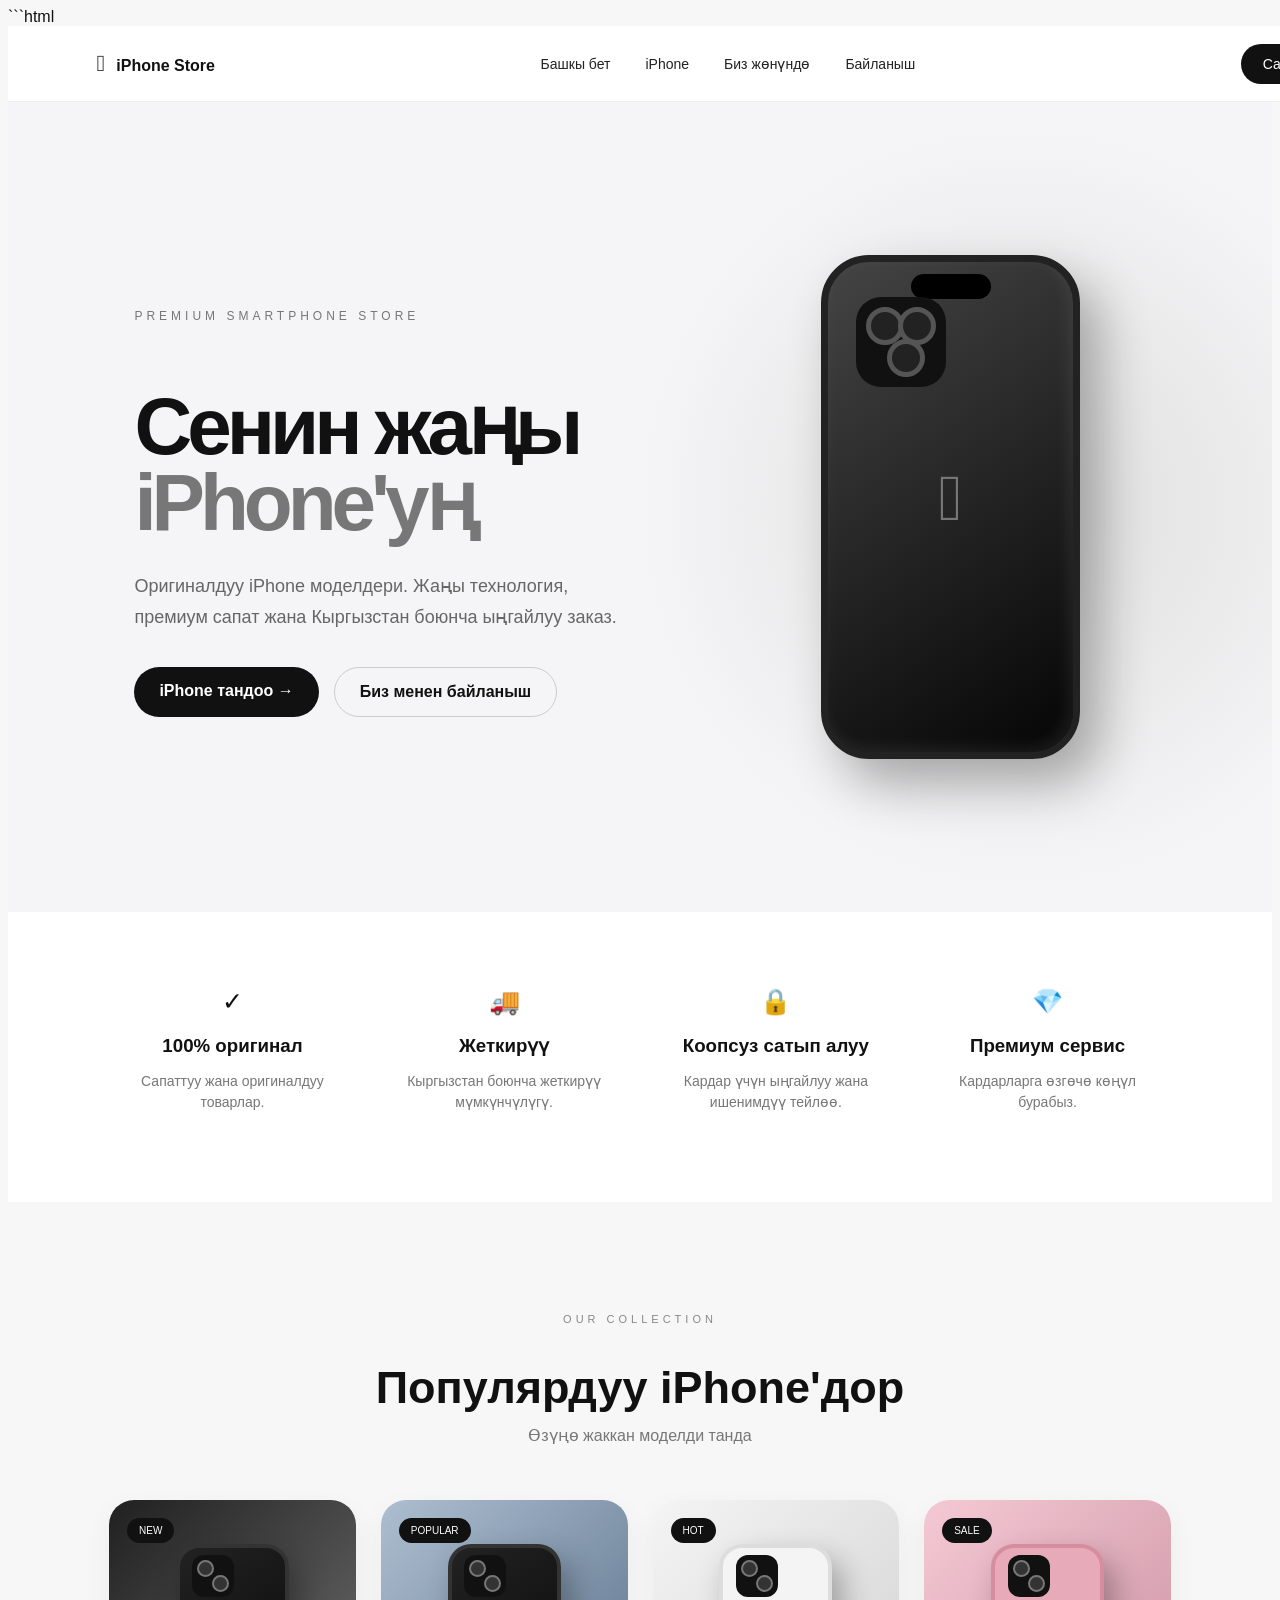
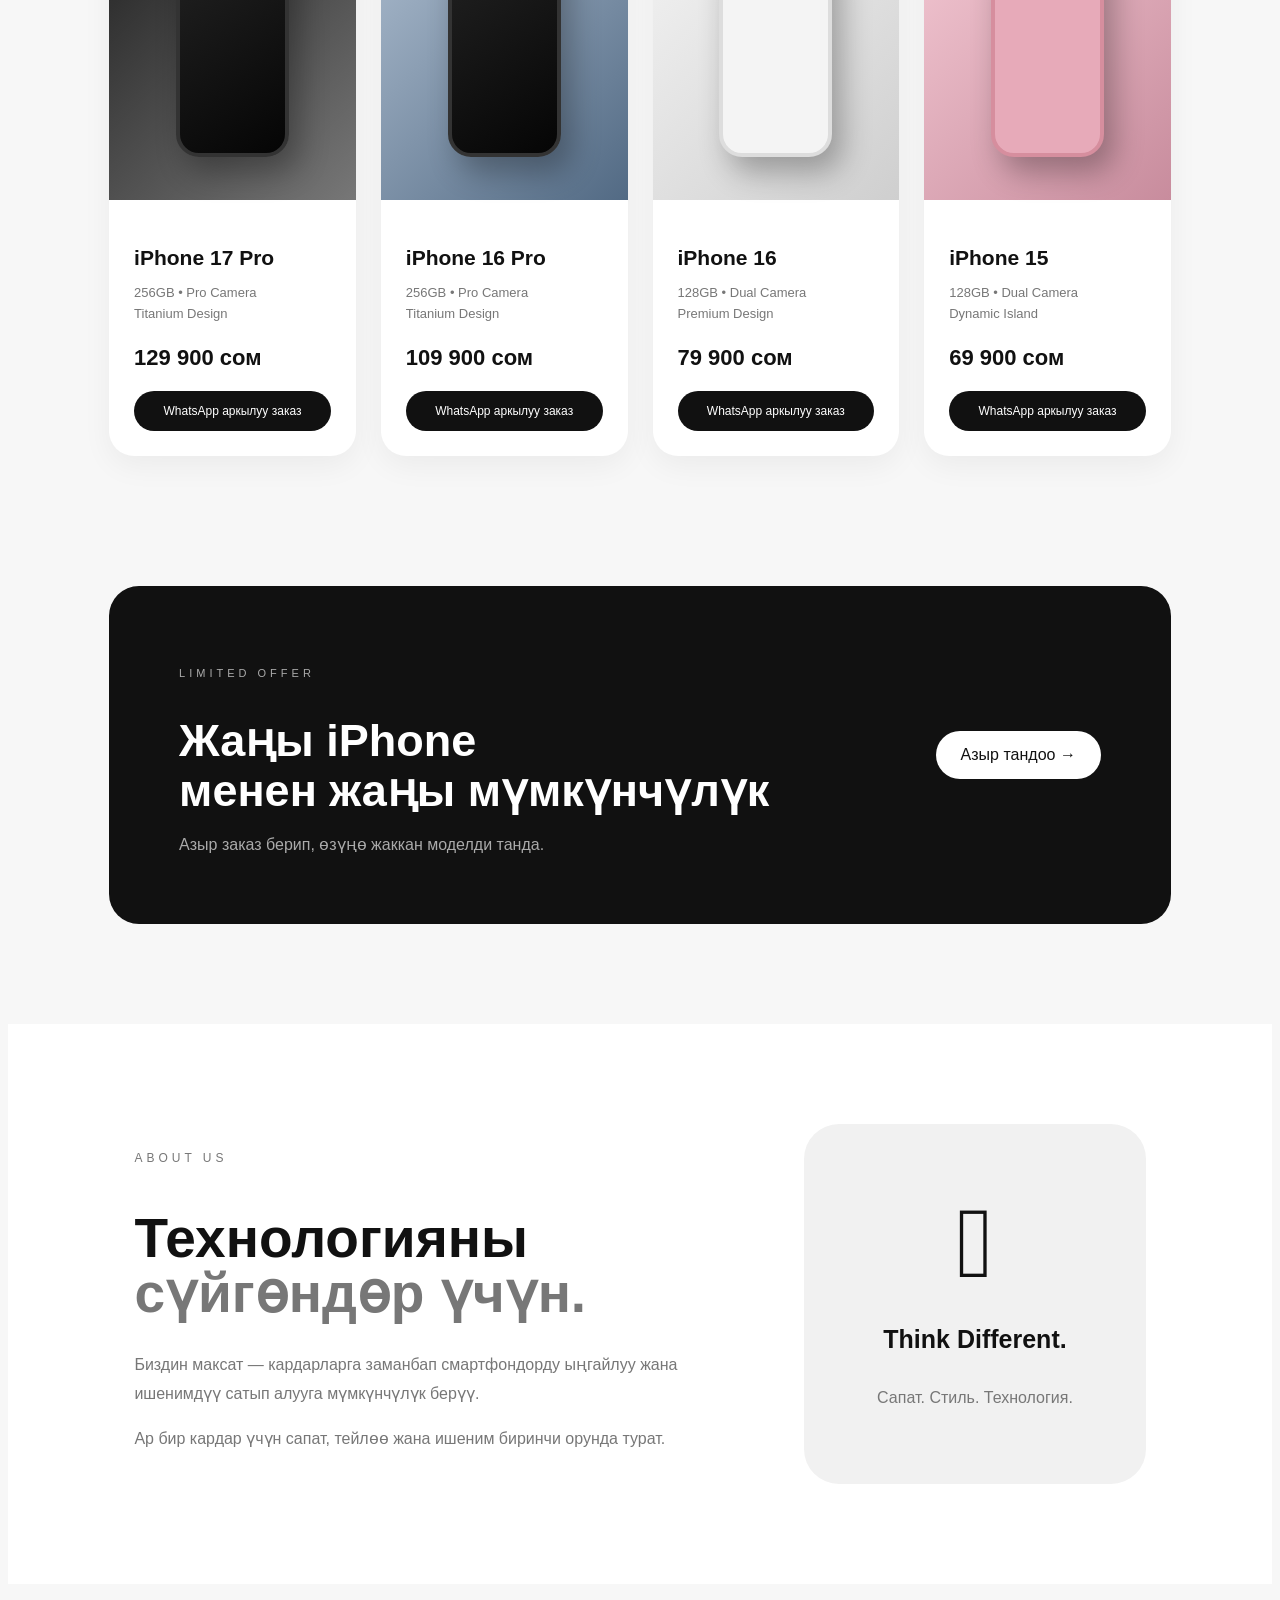
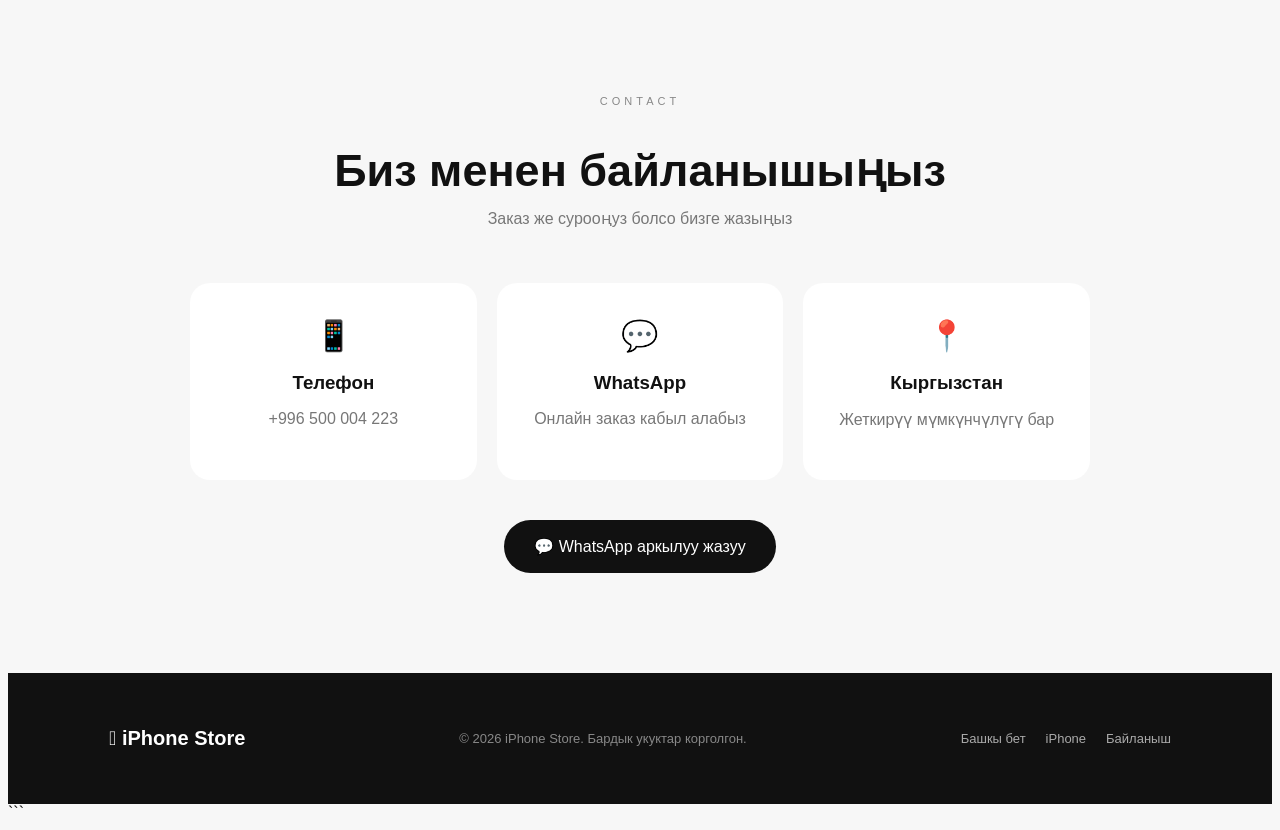
<file: index.html>
<!DOCTYPE html>
<html lang="en">
<head>
    <meta charset="UTF-8">
    <meta name="viewport" content="width=device-width, initial-scale=1.0">
    <title>Document</title>
</head>
<body>
    ```html
<!DOCTYPE html>
<html lang="ky">
<head>
    <meta charset="UTF-8">
    <meta name="viewport" content="width=device-width, initial-scale=1.0">
    <title>iPhone Store | Кыргызстан</title>

    <link rel="stylesheet" href="style.css">
</head>

<body>

    <!-- HEADER -->
    <header class="header">
        <div class="logo">
             <span>iPhone Store</span>
        </div>

        <nav>
            <a href="#home">Башкы бет</a>
            <a href="#products">iPhone</a>
            <a href="#about">Биз жөнүндө</a>
            <a href="#contact">Байланыш</a>
        </nav>

        <a class="header-btn" href="#products">Сатып алуу</a>
    </header>


    <!-- HERO -->
    <section class="hero" id="home">

        <div class="hero-text">
            <p class="small-title">PREMIUM SMARTPHONE STORE</p>

            <h1>
                Сенин жаңы<br>
                <span>iPhone'уң</span>
            </h1>

            <p class="description">
                Оригиналдуу iPhone моделдери.
                Жаңы технология, премиум сапат жана
                Кыргызстан боюнча ыңгайлуу заказ.
            </p>

            <div class="hero-buttons">
                <a href="#products" class="main-btn">
                    iPhone тандоо →
                </a>

                <a href="#contact" class="second-btn">
                    Биз менен байланыш
                </a>
            </div>
        </div>

        <div class="hero-phone">
            <div class="phone">
                <div class="camera">
                    <span></span>
                    <span></span>
                    <span></span>
                </div>

                <div class="apple"></div>
            </div>
        </div>

    </section>


    <!-- ADVANTAGES -->
    <section class="advantages">

        <div class="advantage">
            <div class="icon">✓</div>
            <h3>100% оригинал</h3>
            <p>Сапаттуу жана оригиналдуу товарлар.</p>
        </div>

        <div class="advantage">
            <div class="icon">🚚</div>
            <h3>Жеткирүү</h3>
            <p>Кыргызстан боюнча жеткирүү мүмкүнчүлүгү.</p>
        </div>

        <div class="advantage">
            <div class="icon">🔒</div>
            <h3>Коопсуз сатып алуу</h3>
            <p>Кардар үчүн ыңгайлуу жана ишенимдүү тейлөө.</p>
        </div>

        <div class="advantage">
            <div class="icon">💎</div>
            <h3>Премиум сервис</h3>
            <p>Кардарларга өзгөчө көңүл бурабыз.</p>
        </div>

    </section>


    <!-- PRODUCTS -->
    <section class="products-section" id="products">

        <div class="section-title">
            <p>OUR COLLECTION</p>
            <h2>Популярдуу iPhone'дор</h2>
            <span>Өзүңө жаккан моделди танда</span>
        </div>


        <div class="products">

            <!-- PRODUCT 1 -->
            <div class="product-card">

                <div class="sale">NEW</div>

                <div class="product-image iphone-black">
                    <div class="product-camera"></div>
                </div>

                <div class="product-info">
                    <h3>iPhone 17 Pro</h3>

                    <p>
                        256GB • Pro Camera<br>
                        Titanium Design
                    </p>

                    <div class="price">
                        129 900 сом
                    </div>

                    <a class="buy-btn"
                       href="https://wa.me/996500004223?text=Саламатсызбы!%20iPhone%2017%20Pro%20сатып%20алгым%20келет."
                       target="_blank">
                        WhatsApp аркылуу заказ
                    </a>
                </div>

            </div>


            <!-- PRODUCT 2 -->
            <div class="product-card">

                <div class="sale">POPULAR</div>

                <div class="product-image iphone-blue">
                    <div class="product-camera"></div>
                </div>

                <div class="product-info">
                    <h3>iPhone 16 Pro</h3>

                    <p>
                        256GB • Pro Camera<br>
                        Titanium Design
                    </p>

                    <div class="price">
                        109 900 сом
                    </div>

                    <a class="buy-btn"
                       href="https://wa.me/996500004223?text=Саламатсызбы!%20iPhone%2016%20Pro%20сатып%20алгым%20келет."
                       target="_blank">
                        WhatsApp аркылуу заказ
                    </a>
                </div>

            </div>


            <!-- PRODUCT 3 -->
            <div class="product-card">

                <div class="sale">HOT</div>

                <div class="product-image iphone-white">
                    <div class="product-camera"></div>
                </div>

                <div class="product-info">
                    <h3>iPhone 16</h3>

                    <p>
                        128GB • Dual Camera<br>
                        Premium Design
                    </p>

                    <div class="price">
                        79 900 сом
                    </div>

                    <a class="buy-btn"
                       href="https://wa.me/996500004223?text=Саламатсызбы!%20iPhone%2016%20сатып%20алгым%20келет."
                       target="_blank">
                        WhatsApp аркылуу заказ
                    </a>
                </div>

            </div>


            <!-- PRODUCT 4 -->
            <div class="product-card">

                <div class="sale">SALE</div>

                <div class="product-image iphone-pink">
                    <div class="product-camera"></div>
                </div>

                <div class="product-info">
                    <h3>iPhone 15</h3>

                    <p>
                        128GB • Dual Camera<br>
                        Dynamic Island
                    </p>

                    <div class="price">
                        69 900 сом
                    </div>

                    <a class="buy-btn"
                       href="https://wa.me/996500004223?text=Саламатсызбы!%20iPhone%2015%20сатып%20алгым%20келет."
                       target="_blank">
                        WhatsApp аркылуу заказ
                    </a>
                </div>

            </div>

        </div>

    </section>


    <!-- PROMO -->
    <section class="promo">

        <div>
            <p>LIMITED OFFER</p>

            <h2>
                Жаңы iPhone<br>
                менен жаңы мүмкүнчүлүк
            </h2>

            <span>
                Азыр заказ берип, өзүңө жаккан моделди танда.
            </span>
        </div>

        <a href="#products" class="promo-btn">
            Азыр тандоо →
        </a>

    </section>


    <!-- ABOUT -->
    <section class="about" id="about">

        <div class="about-text">

            <p class="small-title">ABOUT US</p>

            <h2>
                Технологияны<br>
                <span>сүйгөндөр үчүн.</span>
            </h2>

            <p>
                Биздин максат — кардарларга заманбап
                смартфондорду ыңгайлуу жана ишенимдүү
                сатып алууга мүмкүнчүлүк берүү.
            </p>

            <p>
                Ар бир кардар үчүн сапат, тейлөө жана
                ишеним биринчи орунда турат.
            </p>

        </div>

        <div class="about-box">
            <div class="big-apple"></div>
            <h3>Think Different.</h3>
            <p>Сапат. Стиль. Технология.</p>
        </div>

    </section>


    <!-- CONTACT -->
    <section class="contact" id="contact">

        <div class="section-title">
            <p>CONTACT</p>
            <h2>Биз менен байланышыңыз</h2>
            <span>Заказ же сурооңуз болсо бизге жазыңыз</span>
        </div>

        <div class="contact-box">

            <div>
                <div class="contact-icon">📱</div>
                <h3>Телефон</h3>
                <p>+996 500 004 223</p>
            </div>

            <div>
                <div class="contact-icon">💬</div>
                <h3>WhatsApp</h3>
                <p>Онлайн заказ кабыл алабыз</p>
            </div>

            <div>
                <div class="contact-icon">📍</div>
                <h3>Кыргызстан</h3>
                <p>Жеткирүү мүмкүнчүлүгү бар</p>
            </div>

        </div>

        <a class="whatsapp"
           href="https://wa.me/996500004223"
           target="_blank">
            💬 WhatsApp аркылуу жазуу
        </a>

    </section>


    <!-- FOOTER -->
    <footer>

        <div class="footer-logo">
             iPhone Store
        </div>

        <p>
            © 2026 iPhone Store. Бардык укуктар корголгон.
        </p>

        <div class="footer-links">
            <a href="#home">Башкы бет</a>
            <a href="#products">iPhone</a>
            <a href="#contact">Байланыш</a>
        </div>

    </footer>


</body>
</html>
```

</body>
</html>
</file>
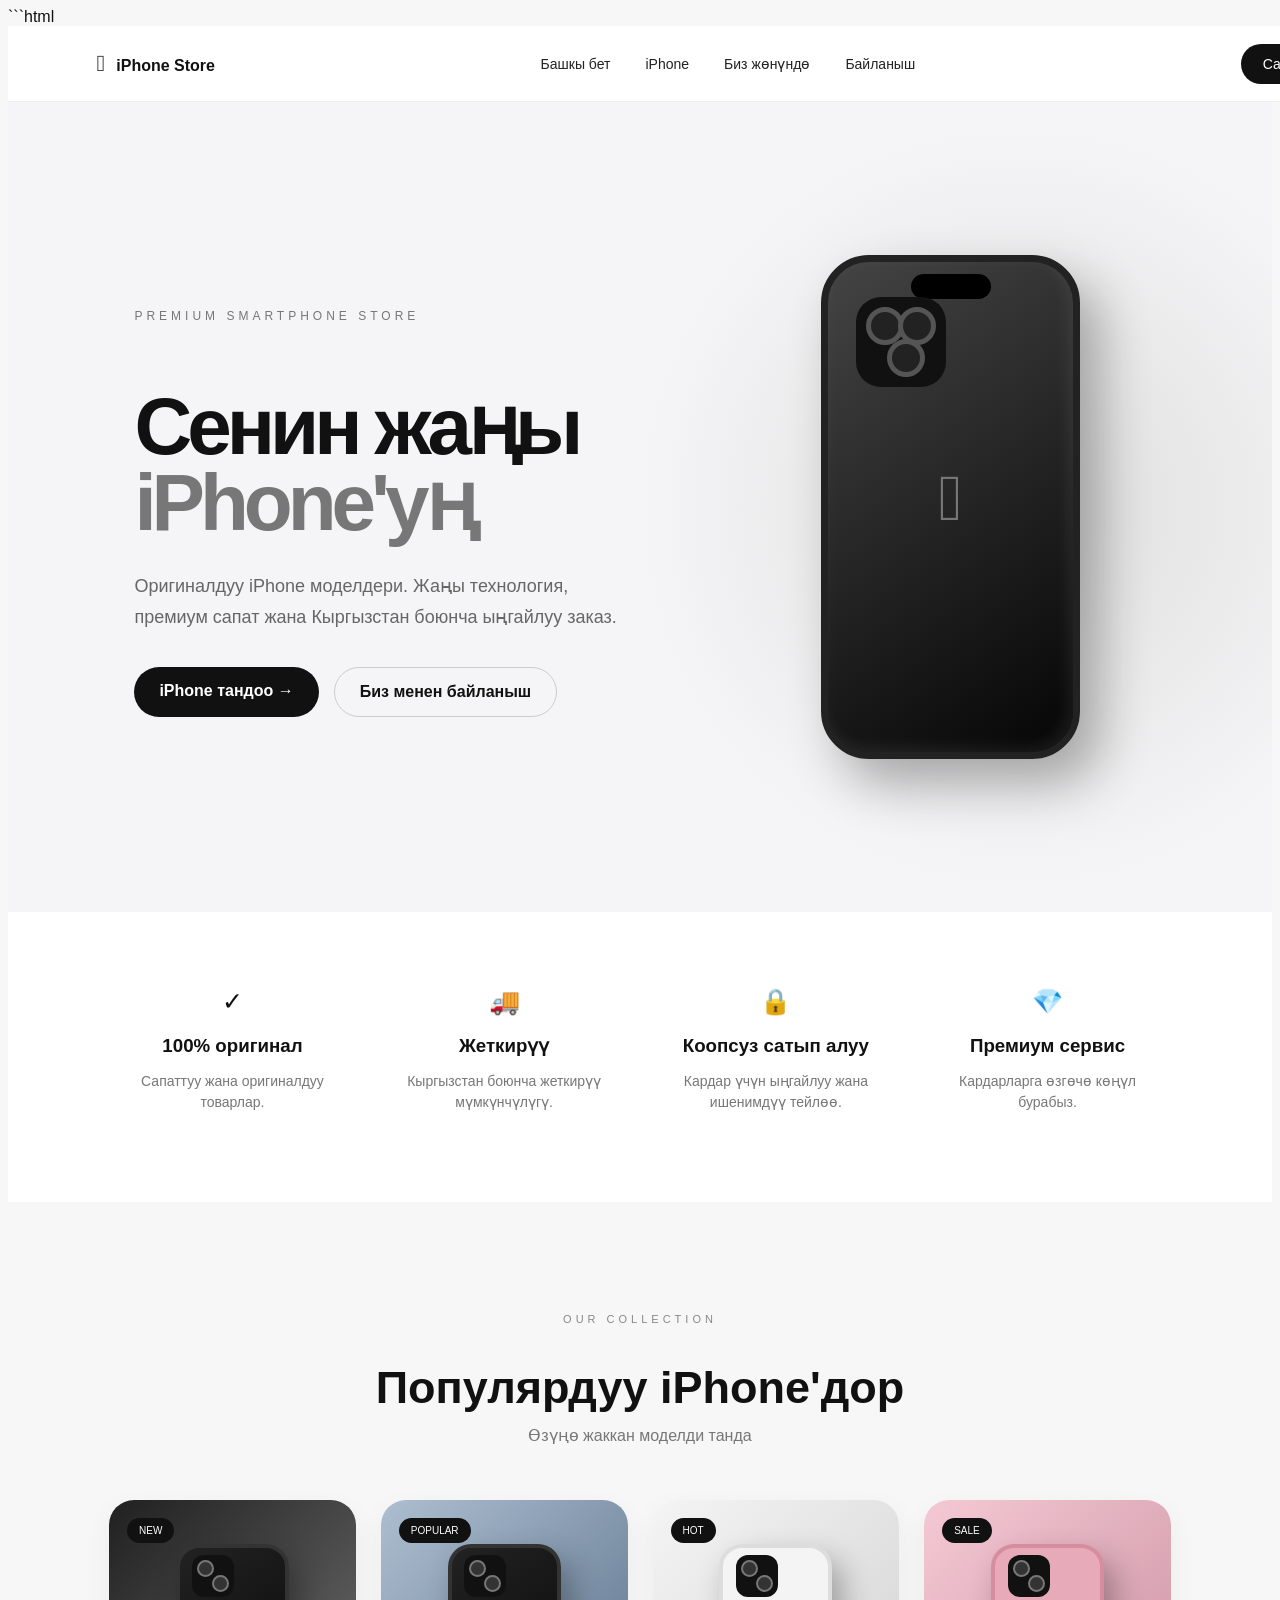
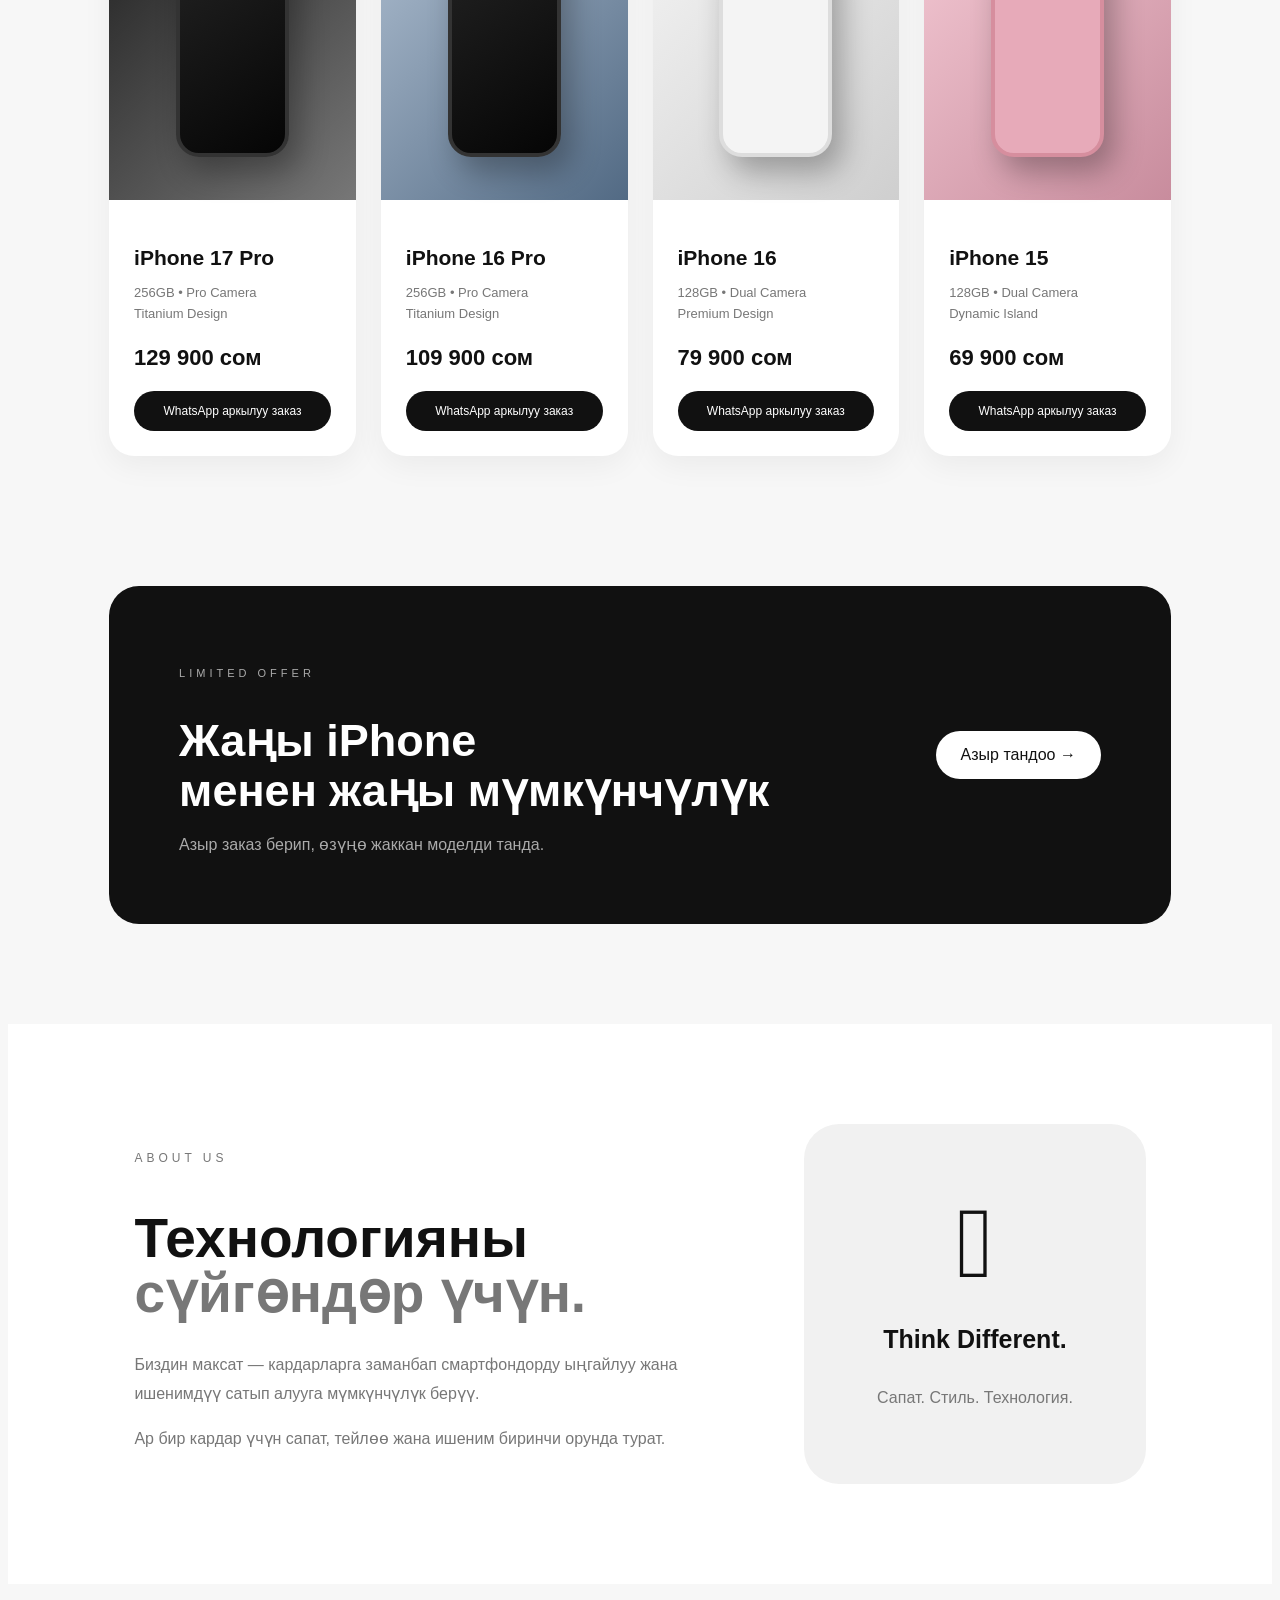
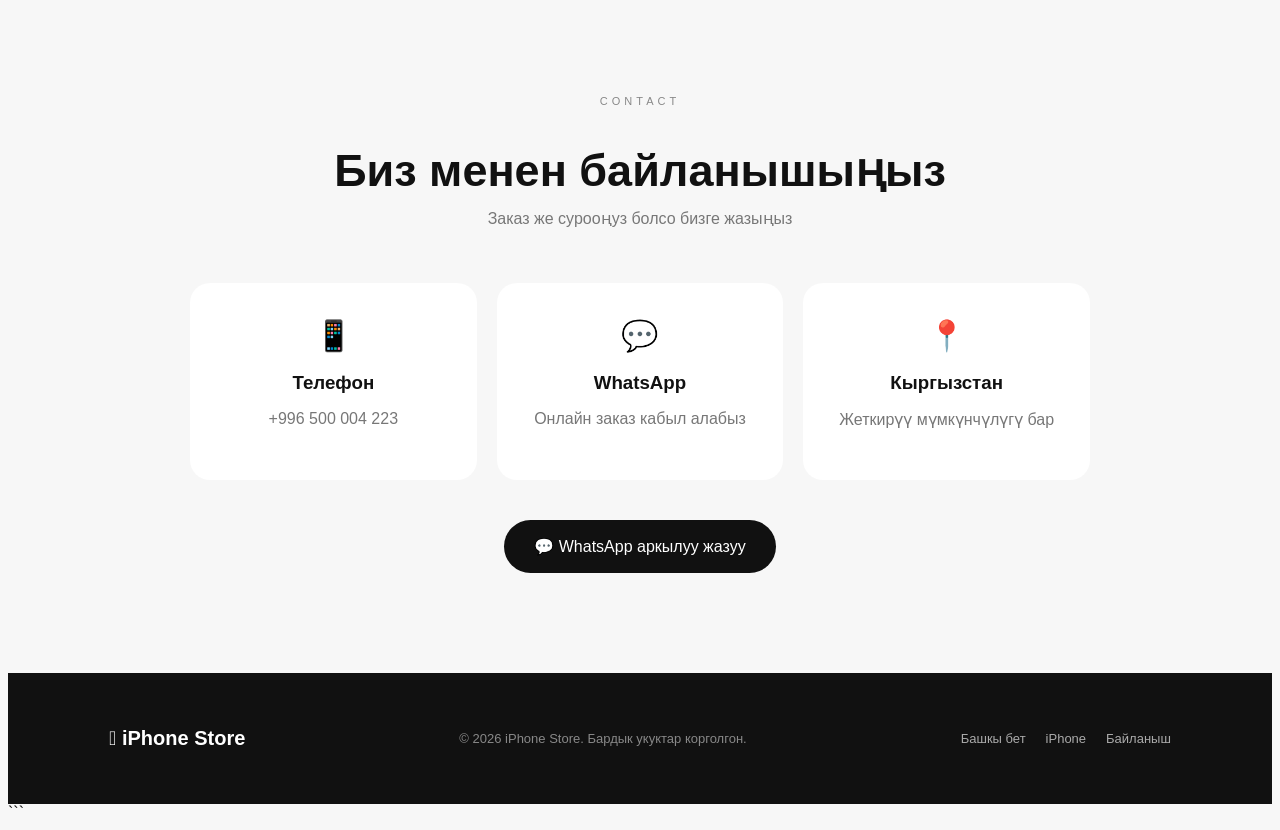
<file: men.html>
<!DOCTYPE html>
<html lang="en">
<head>
    <meta charset="UTF-8">
    <meta name="viewport" content="width=device-width, initial-scale=1.0">
    <title>Document</title>
</head>
<body>
    ```html
<!DOCTYPE html>
<html lang="ky">
<head>
    <meta charset="UTF-8">
    <meta name="viewport" content="width=device-width, initial-scale=1.0">
    <title>iPhone Store | Кыргызстан</title>

    <link rel="stylesheet" href="style.css">
</head>

<body>

    <!-- HEADER -->
    <header class="header">
        <div class="logo">
             <span>iPhone Store</span>
        </div>

        <nav>
            <a href="#home">Башкы бет</a>
            <a href="#products">iPhone</a>
            <a href="#about">Биз жөнүндө</a>
            <a href="#contact">Байланыш</a>
        </nav>

        <a class="header-btn" href="#products">Сатып алуу</a>
    </header>


    <!-- HERO -->
    <section class="hero" id="home">

        <div class="hero-text">
            <p class="small-title">PREMIUM SMARTPHONE STORE</p>

            <h1>
                Сенин жаңы<br>
                <span>iPhone'уң</span>
            </h1>

            <p class="description">
                Оригиналдуу iPhone моделдери.
                Жаңы технология, премиум сапат жана
                Кыргызстан боюнча ыңгайлуу заказ.
            </p>

            <div class="hero-buttons">
                <a href="#products" class="main-btn">
                    iPhone тандоо →
                </a>

                <a href="#contact" class="second-btn">
                    Биз менен байланыш
                </a>
            </div>
        </div>

        <div class="hero-phone">
            <div class="phone">
                <div class="camera">
                    <span></span>
                    <span></span>
                    <span></span>
                </div>

                <div class="apple"></div>
            </div>
        </div>

    </section>


    <!-- ADVANTAGES -->
    <section class="advantages">

        <div class="advantage">
            <div class="icon">✓</div>
            <h3>100% оригинал</h3>
            <p>Сапаттуу жана оригиналдуу товарлар.</p>
        </div>

        <div class="advantage">
            <div class="icon">🚚</div>
            <h3>Жеткирүү</h3>
            <p>Кыргызстан боюнча жеткирүү мүмкүнчүлүгү.</p>
        </div>

        <div class="advantage">
            <div class="icon">🔒</div>
            <h3>Коопсуз сатып алуу</h3>
            <p>Кардар үчүн ыңгайлуу жана ишенимдүү тейлөө.</p>
        </div>

        <div class="advantage">
            <div class="icon">💎</div>
            <h3>Премиум сервис</h3>
            <p>Кардарларга өзгөчө көңүл бурабыз.</p>
        </div>

    </section>


    <!-- PRODUCTS -->
    <section class="products-section" id="products">

        <div class="section-title">
            <p>OUR COLLECTION</p>
            <h2>Популярдуу iPhone'дор</h2>
            <span>Өзүңө жаккан моделди танда</span>
        </div>


        <div class="products">

            <!-- PRODUCT 1 -->
            <div class="product-card">

                <div class="sale">NEW</div>

                <div class="product-image iphone-black">
                    <div class="product-camera"></div>
                </div>

                <div class="product-info">
                    <h3>iPhone 17 Pro</h3>

                    <p>
                        256GB • Pro Camera<br>
                        Titanium Design
                    </p>

                    <div class="price">
                        129 900 сом
                    </div>

                    <a class="buy-btn"
                       href="https://wa.me/996500004223?text=Саламатсызбы!%20iPhone%2017%20Pro%20сатып%20алгым%20келет."
                       target="_blank">
                        WhatsApp аркылуу заказ
                    </a>
                </div>

            </div>


            <!-- PRODUCT 2 -->
            <div class="product-card">

                <div class="sale">POPULAR</div>

                <div class="product-image iphone-blue">
                    <div class="product-camera"></div>
                </div>

                <div class="product-info">
                    <h3>iPhone 16 Pro</h3>

                    <p>
                        256GB • Pro Camera<br>
                        Titanium Design
                    </p>

                    <div class="price">
                        109 900 сом
                    </div>

                    <a class="buy-btn"
                       href="https://wa.me/996500004223?text=Саламатсызбы!%20iPhone%2016%20Pro%20сатып%20алгым%20келет."
                       target="_blank">
                        WhatsApp аркылуу заказ
                    </a>
                </div>

            </div>


            <!-- PRODUCT 3 -->
            <div class="product-card">

                <div class="sale">HOT</div>

                <div class="product-image iphone-white">
                    <div class="product-camera"></div>
                </div>

                <div class="product-info">
                    <h3>iPhone 16</h3>

                    <p>
                        128GB • Dual Camera<br>
                        Premium Design
                    </p>

                    <div class="price">
                        79 900 сом
                    </div>

                    <a class="buy-btn"
                       href="https://wa.me/996500004223?text=Саламатсызбы!%20iPhone%2016%20сатып%20алгым%20келет."
                       target="_blank">
                        WhatsApp аркылуу заказ
                    </a>
                </div>

            </div>


            <!-- PRODUCT 4 -->
            <div class="product-card">

                <div class="sale">SALE</div>

                <div class="product-image iphone-pink">
                    <div class="product-camera"></div>
                </div>

                <div class="product-info">
                    <h3>iPhone 15</h3>

                    <p>
                        128GB • Dual Camera<br>
                        Dynamic Island
                    </p>

                    <div class="price">
                        69 900 сом
                    </div>

                    <a class="buy-btn"
                       href="https://wa.me/996500004223?text=Саламатсызбы!%20iPhone%2015%20сатып%20алгым%20келет."
                       target="_blank">
                        WhatsApp аркылуу заказ
                    </a>
                </div>

            </div>

        </div>

    </section>


    <!-- PROMO -->
    <section class="promo">

        <div>
            <p>LIMITED OFFER</p>

            <h2>
                Жаңы iPhone<br>
                менен жаңы мүмкүнчүлүк
            </h2>

            <span>
                Азыр заказ берип, өзүңө жаккан моделди танда.
            </span>
        </div>

        <a href="#products" class="promo-btn">
            Азыр тандоо →
        </a>

    </section>


    <!-- ABOUT -->
    <section class="about" id="about">

        <div class="about-text">

            <p class="small-title">ABOUT US</p>

            <h2>
                Технологияны<br>
                <span>сүйгөндөр үчүн.</span>
            </h2>

            <p>
                Биздин максат — кардарларга заманбап
                смартфондорду ыңгайлуу жана ишенимдүү
                сатып алууга мүмкүнчүлүк берүү.
            </p>

            <p>
                Ар бир кардар үчүн сапат, тейлөө жана
                ишеним биринчи орунда турат.
            </p>

        </div>

        <div class="about-box">
            <div class="big-apple"></div>
            <h3>Think Different.</h3>
            <p>Сапат. Стиль. Технология.</p>
        </div>

    </section>


    <!-- CONTACT -->
    <section class="contact" id="contact">

        <div class="section-title">
            <p>CONTACT</p>
            <h2>Биз менен байланышыңыз</h2>
            <span>Заказ же сурооңуз болсо бизге жазыңыз</span>
        </div>

        <div class="contact-box">

            <div>
                <div class="contact-icon">📱</div>
                <h3>Телефон</h3>
                <p>+996 500 004 223</p>
            </div>

            <div>
                <div class="contact-icon">💬</div>
                <h3>WhatsApp</h3>
                <p>Онлайн заказ кабыл алабыз</p>
            </div>

            <div>
                <div class="contact-icon">📍</div>
                <h3>Кыргызстан</h3>
                <p>Жеткирүү мүмкүнчүлүгү бар</p>
            </div>

        </div>

        <a class="whatsapp"
           href="https://wa.me/996500004223"
           target="_blank">
            💬 WhatsApp аркылуу жазуу
        </a>

    </section>


    <!-- FOOTER -->
    <footer>

        <div class="footer-logo">
             iPhone Store
        </div>

        <p>
            © 2026 iPhone Store. Бардык укуктар корголгон.
        </p>

        <div class="footer-links">
            <a href="#home">Башкы бет</a>
            <a href="#products">iPhone</a>
            <a href="#contact">Байланыш</a>
        </div>

    </footer>


</body>
</html>
```

</body>
</html>
</file>
<file: style.css>
```css
* {
    margin: 0;
    padding: 0;
    box-sizing: border-box;
}

html {
    scroll-behavior: smooth;
}

body {
    font-family: Arial, Helvetica, sans-serif;
    background: #f7f7f7;
    color: #111;
}


/* HEADER */

.header {
    width: 100%;
    height: 75px;
    padding: 0 7%;
    display: flex;
    align-items: center;
    justify-content: space-between;
    background: rgba(255,255,255,0.95);
    position: sticky;
    top: 0;
    z-index: 1000;
    border-bottom: 1px solid #eee;
}

.logo {
    font-size: 23px;
    font-weight: bold;
}

.logo span {
    font-size: 16px;
    margin-left: 5px;
}

nav {
    display: flex;
    gap: 35px;
}

nav a {
    text-decoration: none;
    color: #222;
    font-size: 14px;
    transition: .3s;
}

nav a:hover {
    color: #777;
}

.header-btn {
    text-decoration: none;
    color: white;
    background: #111;
    padding: 12px 22px;
    border-radius: 30px;
    font-size: 14px;
}


/* HERO */

.hero {
    min-height: 650px;
    display: flex;
    align-items: center;
    justify-content: space-between;
    padding: 80px 10%;
    background:
        radial-gradient(circle at 80% 50%, #ddd, transparent 35%),
        #f5f5f7;
}

.hero-text {
    max-width: 570px;
}

.small-title {
    letter-spacing: 4px;
    font-size: 12px;
    color: #777;
    margin-bottom: 20px;
}

.hero h1 {
    font-size: 80px;
    line-height: .95;
    letter-spacing: -5px;
    margin-bottom: 30px;
}

.hero h1 span {
    color: #777;
}

.description {
    font-size: 18px;
    line-height: 1.7;
    color: #666;
    max-width: 500px;
}

.hero-buttons {
    margin-top: 35px;
    display: flex;
    gap: 15px;
}

.main-btn,
.second-btn {
    text-decoration: none;
    padding: 15px 25px;
    border-radius: 35px;
    font-weight: bold;
}

.main-btn {
    background: #111;
    color: white;
}

.second-btn {
    border: 1px solid #ccc;
    color: #111;
}


/* PHONE */

.hero-phone {
    width: 390px;
    display: flex;
    justify-content: center;
}

.phone {
    width: 245px;
    height: 490px;
    border-radius: 48px;
    background: linear-gradient(145deg, #444, #050505);
    box-shadow:
        20px 25px 50px rgba(0,0,0,.3),
        inset -5px -5px 15px rgba(255,255,255,.08);
    position: relative;
    border: 7px solid #222;
}

.phone:before {
    content: "";
    position: absolute;
    width: 80px;
    height: 25px;
    background: #000;
    border-radius: 20px;
    top: 12px;
    left: 50%;
    transform: translateX(-50%);
}

.camera {
    position: absolute;
    top: 35px;
    left: 28px;
    width: 90px;
    height: 90px;
    background: #111;
    border-radius: 25px;
}

.camera span {
    position: absolute;
    width: 28px;
    height: 28px;
    border-radius: 50%;
    background: #222;
    border: 5px solid #555;
}

.camera span:nth-child(1) {
    top: 10px;
    left: 10px;
}

.camera span:nth-child(2) {
    top: 10px;
    right: 10px;
}

.camera span:nth-child(3) {
    bottom: 10px;
    left: 31px;
}

.apple {
    position: absolute;
    font-size: 65px;
    color: #777;
    top: 48%;
    left: 50%;
    transform: translate(-50%, -50%);
}


/* ADVANTAGES */

.advantages {
    padding: 55px 8%;
    display: grid;
    grid-template-columns: repeat(4, 1fr);
    gap: 25px;
    background: white;
}

.advantage {
    text-align: center;
    padding: 20px;
}

.icon {
    font-size: 25px;
    margin-bottom: 15px;
}

.advantage h3 {
    margin-bottom: 10px;
}

.advantage p {
    color: #777;
    font-size: 14px;
    line-height: 1.5;
}


/* PRODUCTS */

.products-section {
    padding: 100px 8%;
}

.section-title {
    text-align: center;
    margin-bottom: 55px;
}

.section-title p {
    font-size: 11px;
    letter-spacing: 4px;
    color: #888;
    margin-bottom: 12px;
}

.section-title h2 {
    font-size: 45px;
    margin-bottom: 12px;
}

.section-title span {
    color: #777;
}

.products {
    display: grid;
    grid-template-columns: repeat(4, 1fr);
    gap: 25px;
}

.product-card {
    background: white;
    border-radius: 25px;
    overflow: hidden;
    position: relative;
    transition: .4s;
    box-shadow: 0 10px 30px rgba(0,0,0,.05);
}

.product-card:hover {
    transform: translateY(-10px);
    box-shadow: 0 20px 40px rgba(0,0,0,.1);
}

.sale {
    position: absolute;
    top: 18px;
    left: 18px;
    background: #111;
    color: white;
    padding: 7px 12px;
    border-radius: 20px;
    font-size: 10px;
    z-index: 2;
}

.product-image {
    height: 300px;
    position: relative;
    display: flex;
    align-items: center;
    justify-content: center;
}

.iphone-black {
    background: linear-gradient(135deg, #202020, #777);
}

.iphone-blue {
    background: linear-gradient(135deg, #aebed0, #526a84);
}

.iphone-white {
    background: linear-gradient(135deg, #f4f4f4, #cfcfcf);
}

.iphone-pink {
    background: linear-gradient(135deg, #f4c9d4, #c88c9d);
}

.product-image:before {
    content: "";
    width: 105px;
    height: 205px;
    border-radius: 23px;
    background: linear-gradient(145deg, #222, #050505);
    border: 4px solid #333;
    box-shadow: 10px 15px 30px rgba(0,0,0,.3);
}

.iphone-white:before {
    background: #f4f4f4;
    border-color: #ddd;
}

.iphone-pink:before {
    background: #e7aab9;
    border-color: #d68e9e;
}

.product-camera {
    position: absolute;
    width: 42px;
    height: 42px;
    border-radius: 12px;
    background: #111;
    top: 55px;
    left: calc(50% - 40px);
    z-index: 2;
}

.product-camera:before,
.product-camera:after {
    content: "";
    position: absolute;
    width: 13px;
    height: 13px;
    border-radius: 50%;
    background: #333;
    border: 2px solid #777;
}

.product-camera:before {
    top: 5px;
    left: 5px;
}

.product-camera:after {
    bottom: 5px;
    right: 5px;
}

.product-info {
    padding: 25px;
}

.product-info h3 {
    font-size: 21px;
    margin-bottom: 10px;
}

.product-info p {
    color: #777;
    line-height: 1.6;
    font-size: 13px;
}

.price {
    font-size: 22px;
    font-weight: bold;
    margin: 20px 0;
}

.buy-btn {
    display: block;
    text-align: center;
    text-decoration: none;
    background: #111;
    color: white;
    padding: 13px;
    border-radius: 30px;
    font-size: 12px;
    transition: .3s;
}

.buy-btn:hover {
    background: #333;
}


/* PROMO */

.promo {
    margin: 30px 8% 100px;
    padding: 70px;
    border-radius: 30px;
    background: #111;
    color: white;
    display: flex;
    justify-content: space-between;
    align-items: center;
}

.promo p {
    font-size: 11px;
    letter-spacing: 4px;
    color: #aaa;
    margin-bottom: 15px;
}

.promo h2 {
    font-size: 45px;
    line-height: 1.1;
    margin-bottom: 20px;
}

.promo span {
    color: #aaa;
}

.promo-btn {
    text-decoration: none;
    background: white;
    color: #111;
    padding: 15px 25px;
    border-radius: 30px;
    white-space: nowrap;
}


/* ABOUT */

.about {
    background: white;
    padding: 100px 10%;
    display: flex;
    justify-content: space-between;
    align-items: center;
    gap: 70px;
}

.about-text {
    max-width: 600px;
}

.about h2 {
    font-size: 55px;
    line-height: 1;
    margin-bottom: 30px;
}

.about h2 span {
    color: #777;
}

.about-text > p:not(.small-title) {
    color: #777;
    line-height: 1.8;
    margin-bottom: 15px;
}

.about-box {
    width: 360px;
    height: 360px;
    border-radius: 35px;
    background: #f1f1f1;
    display: flex;
    flex-direction: column;
    align-items: center;
    justify-content: center;
}

.big-apple {
    font-size: 100px;
}

.about-box h3 {
    font-size: 25px;
}

.about-box p {
    color: #777;
    margin-top: 10px;
}


/* CONTACT */

.contact {
    padding: 100px 8%;
    text-align: center;
}

.contact-box {
    max-width: 900px;
    margin: auto;
    display: grid;
    grid-template-columns: repeat(3,1fr);
    gap: 20px;
}

.contact-box > div {
    background: white;
    padding: 35px 20px;
    border-radius: 20px;
}

.contact-icon {
    font-size: 30px;
    margin-bottom: 15px;
}

.contact-box h3 {
    margin-bottom: 10px;
}

.contact-box p {
    color: #777;
}

.whatsapp {
    display: inline-block;
    margin-top: 40px;
    padding: 17px 30px;
    border-radius: 30px;
    background: #111;
    color: white;
    text-decoration: none;
}


/* FOOTER */

footer {
    background: #111;
    color: white;
    padding: 45px 8%;
    display: flex;
    align-items: center;
    justify-content: space-between;
}

.footer-logo {
    font-size: 20px;
    font-weight: bold;
}

footer p {
    color: #888;
    font-size: 13px;
}

.footer-links {
    display: flex;
    gap: 20px;
}

.footer-links a {
    color: #aaa;
    text-decoration: none;
    font-size: 13px;
}


/* RESPONSIVE */

@media (max-width: 1000px) {

    nav {
        display: none;
    }

    .hero {
        padding: 70px 6%;
    }

    .hero h1 {
        font-size: 60px;
    }

    .hero-phone {
        width: 300px;
    }

    .products {
        grid-template-columns: repeat(2, 1fr);
    }

    .advantages {
        grid-template-columns: repeat(2, 1fr);
    }
}


@media (max-width: 700px) {

    .header {
        padding: 0 5%;
    }

    .header-btn {
        padding: 9px 15px;
        font-size: 12px;
    }

    .hero {
        flex-direction: column;
        text-align: center;
        padding: 60px 5%;
    }

    .hero h1 {
        font-size: 52px;
    }

    .description {
        font-size: 15px;
    }

    .hero-buttons {
        justify-content: center;
        flex-direction: column;
    }

    .hero-phone {
        margin-top: 50px;
    }

    .advantages {
        grid-template-columns: 1fr;
    }

    .products-section {
        padding: 70px 5%;
    }

    .section-title h2 {
        font-size: 32px;
    }

    .products {
        grid-template-columns: 1fr;
    }

    .promo {
        margin: 20px 5% 70px;
        padding: 40px 25px;
        flex-direction: column;
        align-items: flex-start;
        gap: 30px;
    }

    .promo h2 {
        font-size: 35px;
    }

    .about {
        padding: 70px 5%;
        flex-direction: column;
    }

    .about h2 {
        font-size: 45px;
    }

    .about-box {
        width: 100%;
    }

    .contact {
        padding: 70px 5%;
    }

    .contact-box {
        grid-template-columns: 1fr;
    }

    footer {
        flex-direction: column;
        gap: 20px;
        text-align: center;
    }
}
```
</file>
